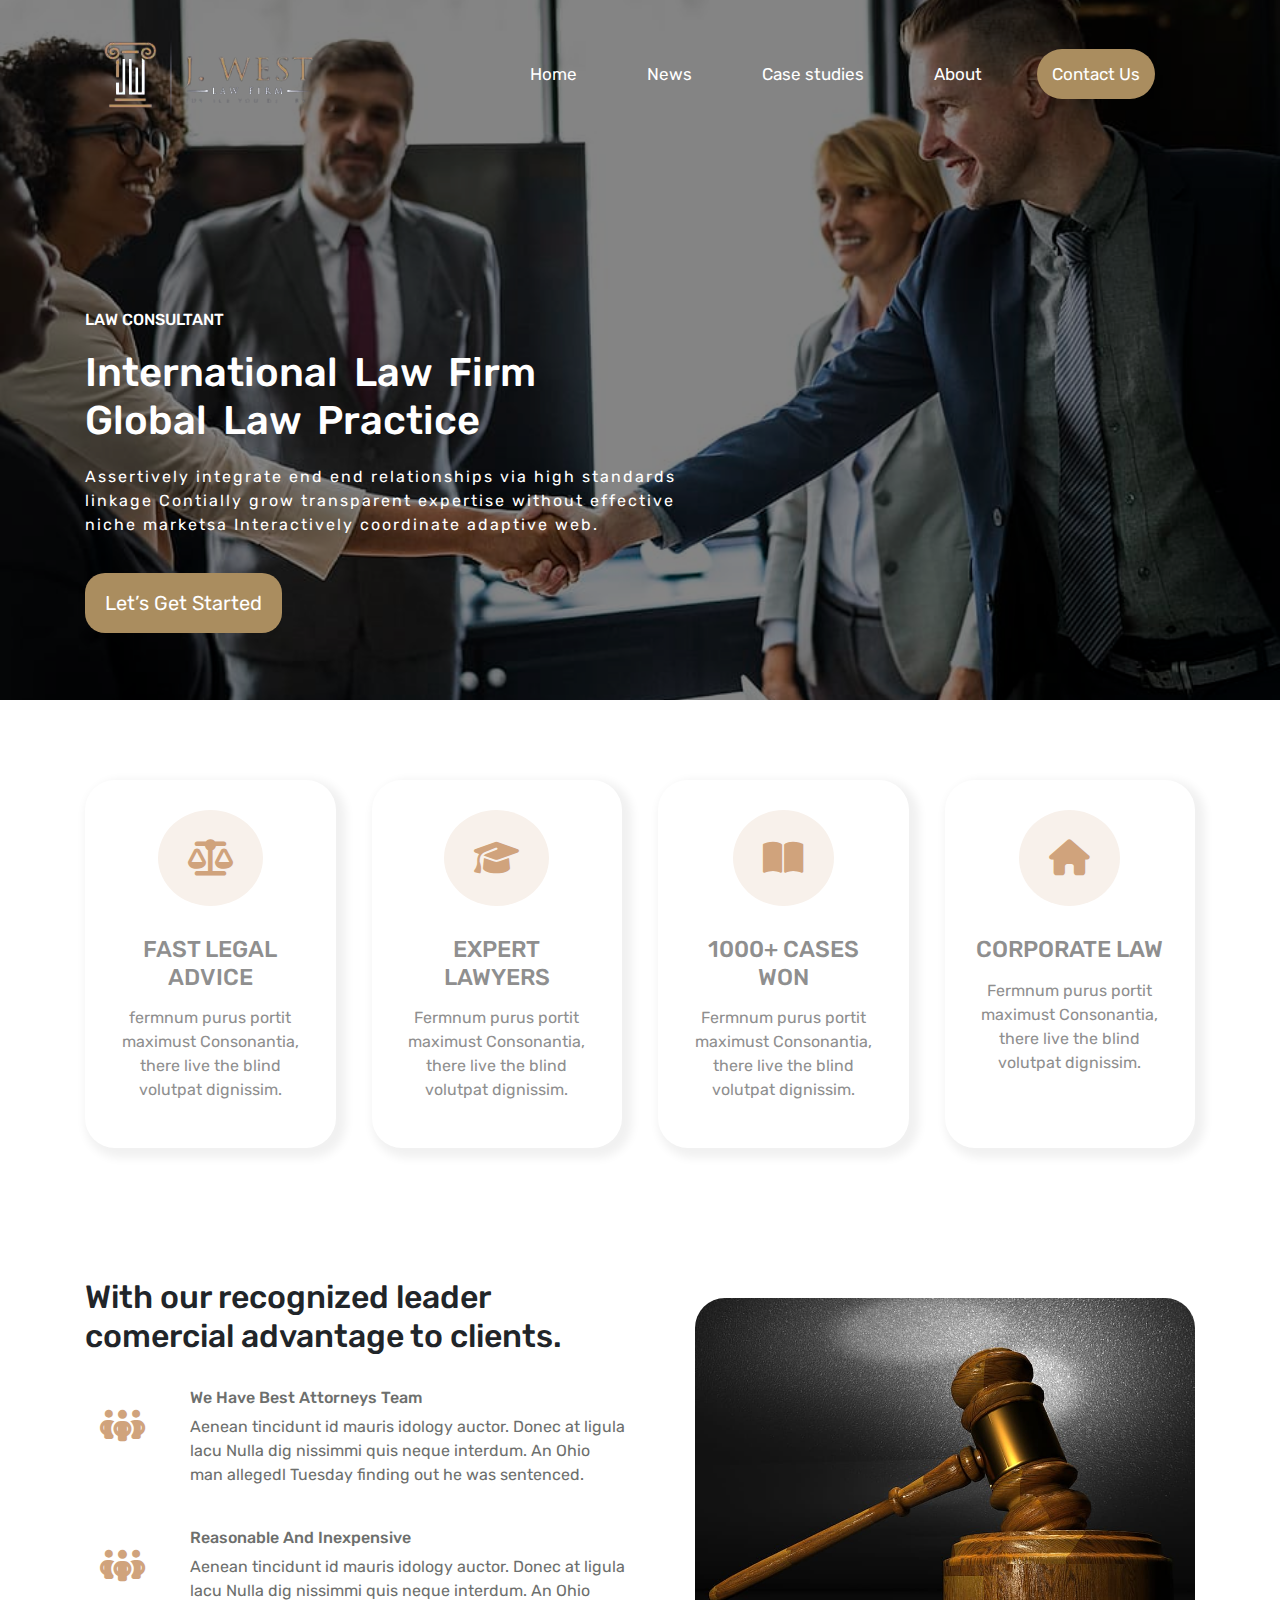
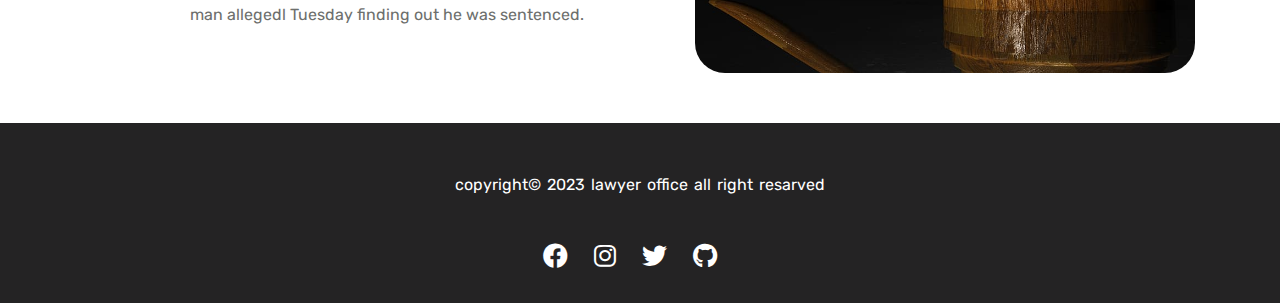
<file: Lawyer office/index.html>
<!DOCTYPE html>
<html lang="en">

<head>
    <meta charset="UTF-8">
    <meta name="viewport" content="width=device-width, initial-scale=1.0">
    <title>Document</title>

    <link rel="stylesheet" href="css/all.min.css">
    <link rel="stylesheet" href="css/bootstrap.min.css">
    <link rel="stylesheet" href="css/bootstrap.min.css.map">
    <link rel="stylesheet" href="css/style.css">
</head>

<body>
    <header>
        <div class="container">
            <div class="logo"><img src="image/logo1.png" alt=""></div>
            <nav class="links">
                <li><a href="#">Home</a></li>
                <li><a href="#">News</a></li>
                <li><a href="#">Case studies</a></li>
                <li><a href="#">About</a></li>
                <li><a href="#">Contact Us</a></li>
            </nav>
        </div>
    </header>
    <div class="main-bannar">
        <div class="container">
            <div class="info">
                <h6>LAW CONSULTANT</h6>
                <h1>International Law Firm<br>
                    Global Law Practice</h1>
                <p>Assertively integrate end end relationships via high standards<br> linkage Contially grow transparent
                    expertise without effective <br>niche marketsa Interactively coordinate adaptive web.</p>
                <button>Let’s Get Started
                </button>
            </div>
        </div>
    </div>
    <div class="service-box">
        <div class="container">
            <div class="box">
                <i class="fa-solid fa-scale-balanced" style="color: #D0A37C;"></i>
                <h4>FAST LEGAL ADVICE </h4>
                <p> fermnum purus portit maximust Consonantia, there live the blind volutpat dignissim. </p>
            </div>
            <div class="box">
                <i class="fa-solid fa-graduation-cap" style="color: #D0A37C;"></i>
                <h4>EXPERT LAWYERS</h4>
                <p> Fermnum purus portit maximust Consonantia, there live the blind volutpat dignissim.</p>
            </div>
            <div class="box">
                <i class="fa-solid fa-book-open" style="color: #D0A37C;"></i>
                <h4>1000+ CASES WON</h4>
                <p> Fermnum purus portit maximust Consonantia, there live the blind volutpat dignissim.</p>
            </div>
            <div class="box">
                <i class="fa-solid fa-house" style="color: #D0A37C;"></i>
                <h4>CORPORATE LAW</h4>
                <p> Fermnum purus portit maximust Consonantia, there live the blind volutpat dignissim.</p>
            </div>
        </div>
    </div>
    <div class="advantage">
        <div class="container">
            <div class="text">
                <h2>With our recognized leader<br>
                    comercial advantage to clients.</h2>
                <div class="content">
                    <i class="fa-solid fa-people-group" style="color: #D0A37C;"></i>
                    <div class="inner-content">
                        <h6>We Have Best Attorneys Team</h6>
                        <p>Aenean tincidunt id mauris idology auctor. Donec at ligula <br>lacu Nulla dig nissimmi quis
                            neque
                            interdum. An Ohio<br> man allegedl Tuesday finding out he was sentenced.</p>
                    </div>
                </div>
                <div class="content">
                    <i class="fa-solid fa-people-group" style="color: #D0A37C;"></i>
                    <div class="inner-content">
                        <h6>Reasonable And Inexpensive
                        </h6>
                        <p>Aenean tincidunt id mauris idology auctor. Donec at ligula <br>lacu Nulla dig nissimmi quis
                            neque
                            interdum. An Ohio<br> man allegedl Tuesday finding out he was sentenced.</p>
                    </div>
                </div>
            </div>
            <div class="image"><img src="image/law-justice-court-judge.jpg" alt=""></div>
        </div>
    </div>
    <footer>
        <div class="container">
            <p>copyright© 2023 lawyer office all right resarved</p>
            <div class="icons">
                <i class="fa-brands fa-facebook"></i>
                <i class="fa-brands fa-instagram"></i>
                <i class="fa-brands fa-twitter"></i>
                <i class="fa-brands fa-github"></i>
            </div>
    </footer>
</body>

</html>
</file>
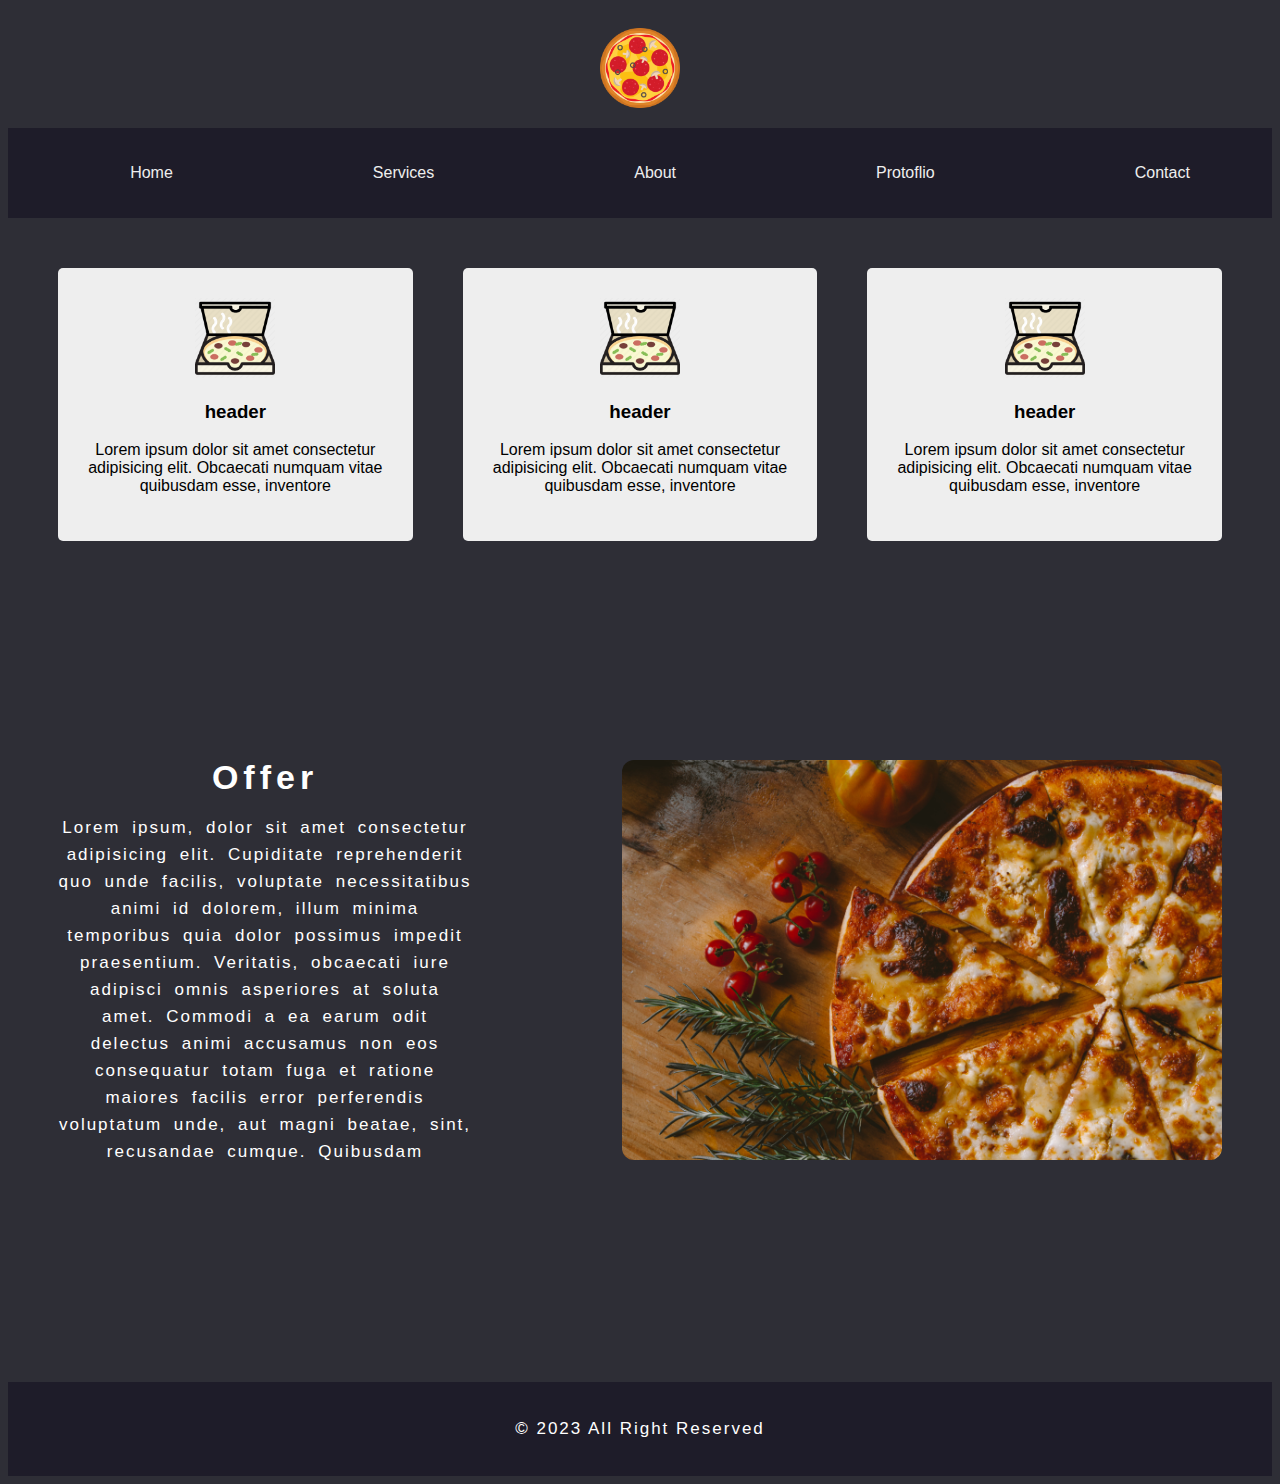
<file: Task01/index.html>
<!DOCTYPE html>
<html lang="en">
<head>
    <meta charset="UTF-8">
    <meta name="viewport" content="width=device-width, initial-scale=1.0">
    <title>Task01</title>
    
    <link rel="stylesheet" href="matrix.css">
</head>
<body>
<div class="top-header">
    <img src="images/image2.png" alt="">
</div>
<div class="header">
<ul>
    <li><a href="">Home</a></li>
    <li><a href="">Services</a></li>
    <li><a href="">About</a></li>
    <li><a href="">Protoflio</a></li>
    <li><a href="">Contact</a></li>
</ul>
</div>
<div class="card">
<div class="section">
    <img src="images/image1.png" alt="">
    <h3>header</h3>
    <p>Lorem ipsum dolor sit amet consectetur adipisicing elit. Obcaecati numquam vitae quibusdam esse, inventore </p>
</div>
<div class="section">
    <img src="images/image1.png" alt="">
    <h3>header</h3>
    <p>Lorem ipsum dolor sit amet consectetur adipisicing elit. Obcaecati numquam vitae quibusdam esse, inventore </p>
</div>
<div class="section">
    <img src="images/image1.png" alt="">
    <h3>header</h3>
    <p>Lorem ipsum dolor sit amet consectetur adipisicing elit. Obcaecati numquam vitae quibusdam esse, inventore </p>
</div>
</div>
<div class="offer-section">
<div class="text">
    <h1>Offer</h1>
    <p>Lorem ipsum, dolor sit amet consectetur adipisicing elit. Cupiditate reprehenderit quo unde facilis, voluptate necessitatibus animi id dolorem, illum minima temporibus quia dolor possimus impedit praesentium. Veritatis, obcaecati iure adipisci omnis asperiores at soluta amet. Commodi a ea earum odit delectus animi accusamus non eos consequatur totam fuga et ratione maiores facilis error perferendis voluptatum unde, aut magni beatae, sint, recusandae cumque. Quibusdam</p>
</div>
    <div class="image">
    <img src="images/section-image.jpg" alt="">
</div>

</div>
<footer>
    <p>© 2023 All Right Reserved</p>
</footer>
</body>
</html>
</file>
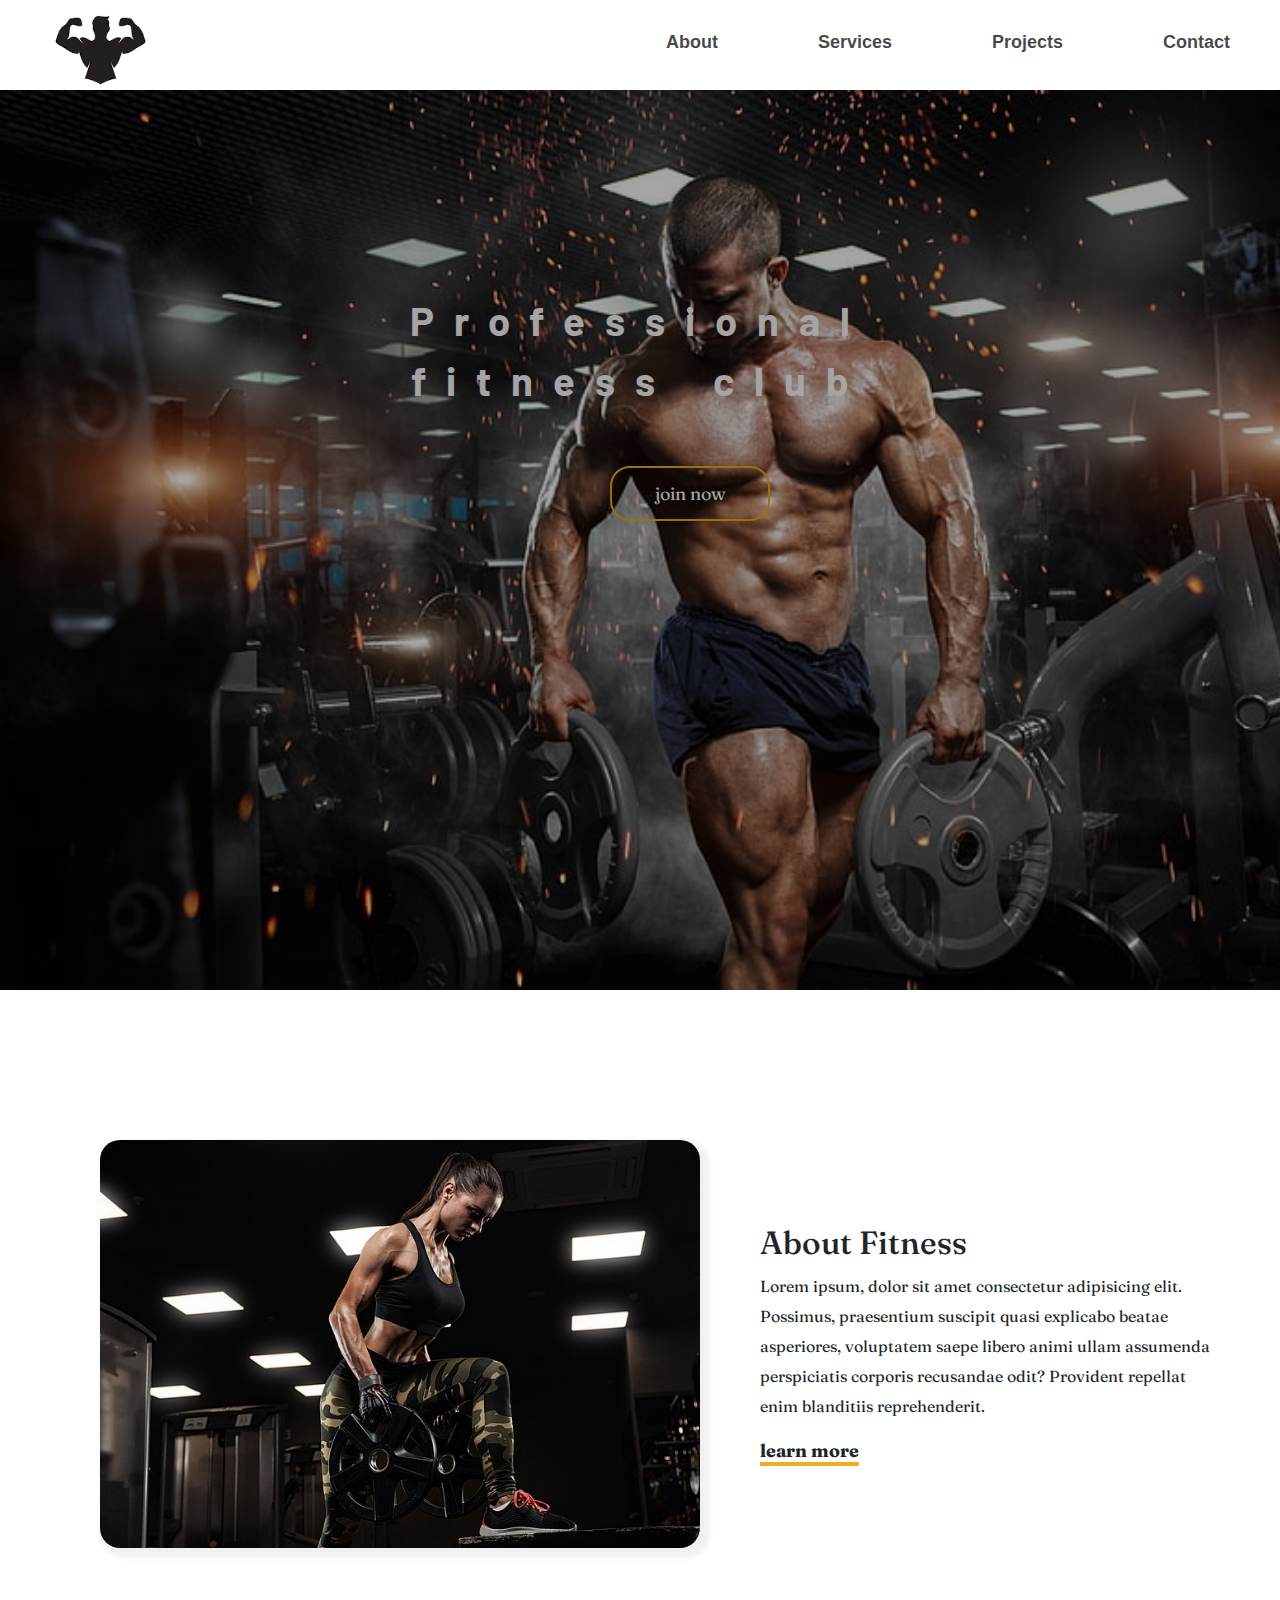
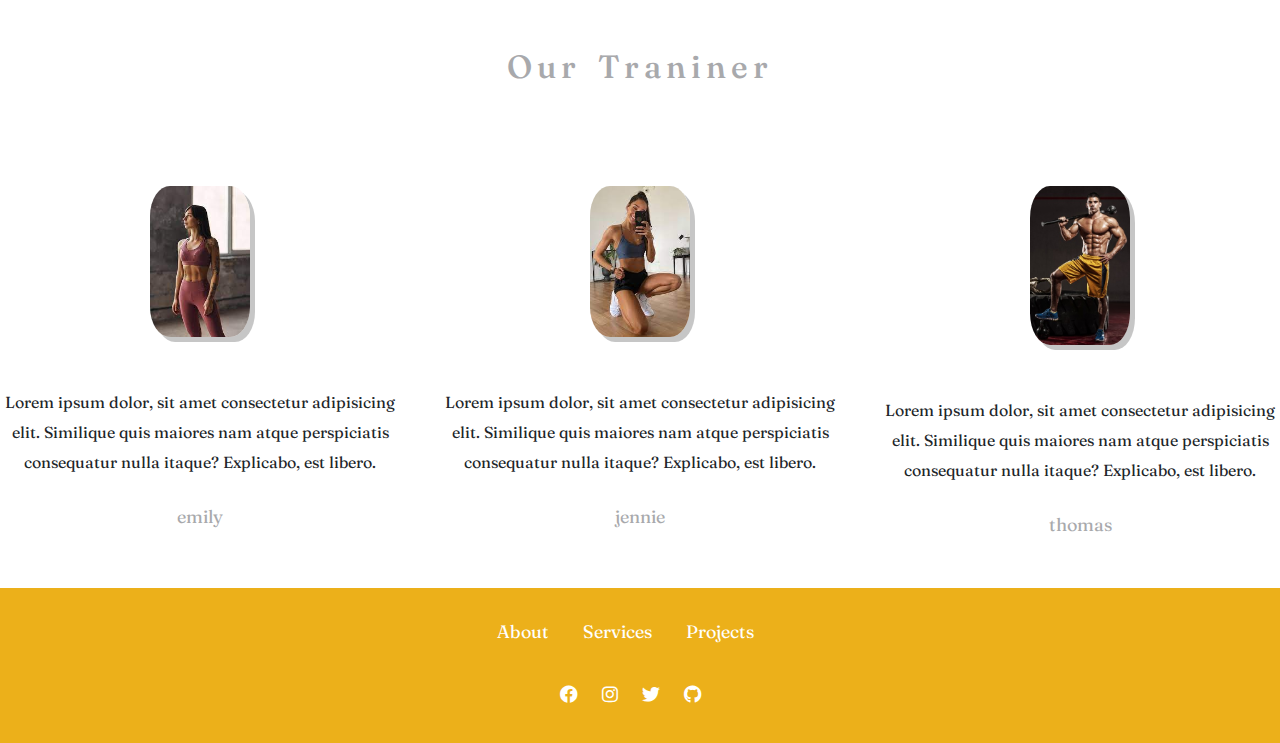
<file: Task02/index.html>
<!DOCTYPE html>
<html lang="en">

<head>
  <meta charset="UTF-8">
  <meta name="viewport" content="width=device-width, initial-scale=1.0">
  <link rel="icon" type="image/png" sizes="32x32" href="./images/favicon-32x32.png">
  <link rel="preconnect" href="https://fonts.googleapis.com">
  <link rel="preconnect" href="https://fonts.gstatic.com" crossorigin>
  <link
    href="https://fonts.googleapis.com/css2?family=Barlow:wght@600&family=Fraunces:opsz,wght@9..144,200;9..144,300;9..144,400&family=Kumbh+Sans:wght@400;700&family=Montserrat:ital,wght@0,300;0,400;0,500;1,100&display=swap"
    rel="stylesheet">
  <!-- font awsome -->
  <link rel="stylesheet" href="./css/all.min.css" />
  <!--Render All Elements Normally-->
  <link rel="stylesheet" href="css/bootstrap.min.css">
  <!--Font Awesome Library -->
  <link rel="stylesheet" href="css/bootstrap.min.css.map">
  <title>Gym</title>

  <link rel="stylesheet" href="css/matrix.css">
  <style>
  </style>
</head>

<body>
  <div class="header">
    <div class="logo ">
      <img src="images/images__1_-removebg-preview.png" alt=""> </div>
    <div class="nav">
      <ul>
        <li><a href="">About</a></li>
        <li><a href="">Services</a></li>
        <li><a href="">Projects</a></li>
        <li><a href="">Contact</a></li>
      </ul>
    </div>
  </div>
  <div class="landing">
    <div class="text">
      <p>Professional<br> fitness club</p>
      <a class="c-white">join now</a>
    </div>
  </div>
  <div class="section2">
    <div class="image">
      <img src="images/female-workout-fitness-gym-wallpaper-preview.jpg" alt="">
    </div>
    <div class="text">
      <h2>About Fitness</h2>
      <p>Lorem ipsum, dolor sit amet consectetur adipisicing elit. Possimus, praesentium suscipit quasi explicabo beatae
        asperiores, voluptatem saepe libero animi ullam assumenda perspiciatis corporis recusandae odit? Provident
        repellat enim blanditiis reprehenderit.</p>
      <span>learn more</span>
    </div>
  </div>
  <div class="testmonials">
    <h2>Our Traniner</h2>
    <div class="cards">
      <div class="card">
        <img src="images/3.jfif" alt="">
        <p>Lorem ipsum dolor, sit amet consectetur adipisicing elit. Similique quis maiores nam atque perspiciatis
          consequatur nulla itaque? Explicabo, est libero.</p>
        <span>emily</span>
      </div>
      <div class="card">
        <img src="images/2.jfif" alt="">
        <p>Lorem ipsum dolor, sit amet consectetur adipisicing elit. Similique quis maiores nam atque perspiciatis
          consequatur nulla itaque? Explicabo, est libero.</p>
        <span>jennie</span>
      </div>
      <div class="card">
        <img src="images/1.jpg" alt="">
        <p>Lorem ipsum dolor, sit amet consectetur adipisicing elit. Similique quis maiores nam atque perspiciatis
          consequatur nulla itaque? Explicabo, est libero.</p>
        <span>thomas</span>
      </div>
    </div>
  </div>
  <div class="footer">
    <div class="links">
      <a href="">About</a>
      <a href="">Services</a>
      <a href="">Projects</a>
    </div>
    <div class="icons">
      <i class="fa-brands fa-facebook"></i>
      <i class="fa-brands fa-instagram"></i>
      <i class="fa-brands fa-twitter"></i>
      <i class="fa-brands fa-github"></i>
    </div>
  </div>
</body>
</html>
</file>
<file: Lawyer office/css/style.css>
@import url('https://fonts.googleapis.com/css2?family=Cairo:wght@500&family=Rubik:wght@400;500;700&display=swap');
*{
    margin: 0;
    box-sizing: border-box;
}
li{
    list-style: none;
}
body{
    text-decoration: none;
    font-family: 'Rubik', sans-serif;
}
.container{
    margin-right:auto ;
    margin-left: auto;
}

header .container{
    display: flex;
    align-items: center;
    justify-content: space-between;
    position: absolute;
    top: 10px;
    right: 0;
    left: 0;
    /* background-color: #262B3E; */
    height: 130px;
    z-index: 1000;
}
header .logo img{
    width: 250px;
}
header .links{
    display: flex;
    align-items: center;

}
header a{
    margin-right: 40px;
    text-decoration: none;
    transition: 0.5s;
    -webkit-transition: .5;
    -moz-transition: .5;
    -ms-transition: .5;
    -o-transition: .5;
    color: white;
    padding: 15px;
    transition: .5;
    font-size: 17px;
    border-radius: 50px;
    -webkit-border-radius: 50px;
    -moz-border-radius: 50px;
    -ms-border-radius: 50px;
    -o-border-radius: 50px;
}

header a:hover{
    background-color: rgba(255, 255, 255, 0.13);
    border-radius: 50px;
    -webkit-border-radius: 50px;
    -moz-border-radius: 50px;
    -ms-border-radius: 50px;
    -o-border-radius: 50px;
}
header li:last-child a{ transition:.5s ; background-color: #AA8D5F; padding: 15px ; border-radius:50px ; -webkit-border-radius:50px ; -moz-border-radius:50px ; -ms-border-radius:50px ; -o-border-radius:50px ; -webkit-transition:.5s ; -moz-transition:.5s ; -ms-transition:.5s ; -o-transition:.5s ;
}
header li:last-child:hover a{
    background-color: #91784f;
}
.main-bannar{
    background-image: url(../image/main-bannar.jpg);
    background-repeat: no-repeat;
    background-size: cover;
    background-position: center;
    padding: 350px 0 ;
    position: relative;
    height: 530px;
}
.main-bannar::after{
    content: "";
    position: absolute;
    background-color: rgba(0, 0, 0, 0.481);
    height: 100%;
    width: 100%;
    top: 0;
    left: 0;
}
.main-bannar .container
{
    display: flex;
    margin-top: -40px;
}
.main-bannar .container .info {
    color: white;
    z-index: 1000;
    font-size: 20px;
}
.main-bannar .info h1{
    margin-top: 20px;
    /* font-size: 40px; */
    word-spacing: 7px;
}
.main-bannar .info p{
margin-top: 20px;
font-size: 16px;
letter-spacing: 2px;
}

.main-bannar .info button{
    background-color: #AA8D5F;
    padding: 15px 20px;
    margin-top: 20px;
    border:none;
    color: white;
    border-radius: 20px;
}

.service-box .container{
    display: grid;
    grid-template-columns: repeat(auto-fill, minmax(250px, 1fr));
     margin-top: 80px; 
     gap: 36px;
     color: #8F8F8F;

}
.service-box .container .box{
    padding: 30px;
    box-shadow: 5px 5px 10px 5px rgba(0, 0, 0, 0.059);
    /*border: 1px solid rgba(0, 0, 0, 0.127);
    */text-align: center;
    margin-bottom: 20px;
    border-radius: 30px;
    -webkit-border-radius: 30px;
    -moz-border-radius: 30px;
    -ms-border-radius: 30px;
    -o-border-radius: 30px;
    position: relative;
}
.service-box .container .box::before{
    background-color: #FAF5F1;
    position: absolute;
    width: 0;
    content: "";
    height: 100%;
    top: 0;
    left: 50%;
    z-index: -50;
    transition: .5s;
    -webkit-transition: .5s;
    -moz-transition: .5s;
    -ms-transition: .5s;
    -o-transition: .5s;
}
.service-box .container .box:hover::before{
    background-color: #FAF5F1;
    width: 50%;
    border-radius: 0 30px 30px 0 ;
    -webkit-border-radius: 0 30px 30px 0 ;
    -moz-border-radius: 0 30px 30px 0 ;
    -ms-border-radius: 0 30px 30px 0 ;
    -o-border-radius: 0 30px 30px 0 ;
}
.service-box .container .box::after{
    background-color: #FAF5F1;
    position: absolute;
    width: 0;
    content: "";
    height: 100%;
    top: 0;
    right: 50%;
    z-index: -50;
    transition: .5s;
    -webkit-transition: .5s;
    -moz-transition: .5s;
    -ms-transition: .5s;
    -o-transition: .5s;
}
.service-box .container .box:hover::after{
    background-color: #FAF5F1;
width: 50%;
    border-radius: 30px 0px 0px 30px ;
    -webkit-border-radius: 30px 0px 0px 30px ;
    -moz-border-radius: 30px 0px 0px 30px ;
    -ms-border-radius: 30px 0px 0px 30px ;
    -o-border-radius: 30px 0px 0px 30px ;
}
.service-box .container .box h4{
    margin-bottom: 15px;
    font-size: 23px;
}
.service-box .container .box i{
    margin-bottom: 30px;
    font-size: 36px;
    background-color: #F8F1EB;
    padding: 30px;
    border-radius: 50%;
    -webkit-border-radius: 50%;
    -moz-border-radius: 50%;
    -ms-border-radius: 50%;
    -o-border-radius: 50%;
}
.advantage .container{
    display: flex;
    justify-content: center;
    align-items: center;
    margin-top: 80px;
}
.advantage .container .image img{
    width: 500px;
    border-radius: 30px;
    -webkit-border-radius: 30px;
    -moz-border-radius: 30px;
    -ms-border-radius: 30px;
    -o-border-radius: 30px;
}
.advantage .text{
    flex:1;
}
.advantage .content{
    display: flex;
    gap:30px
}
.advantage .inner-content{
    margin-top: 25px;
    color: #6D6F6D;
}
.advantage .content i{
    font-size: 36px;
    padding: 15px;
    margin-top: 30px;
    display: block;
    vertical-align: middle;
}

/*xs*/
@media (max-width: 575px) {
    .advantage .container {
        flex-direction: column;
        display: flex;
    }
    .advantage .image img{
        margin-top: 50px;
    }
}
/* small */
@media (min-width: 576px) {
    .advantage .container {
        flex-direction: column;
        display: flex;
    }
    .advantage .image img{
        margin-top: 50px;
    }
}
@media (min-width: 768px) {
    .advantage .container {
        flex-direction: column;
        display: flex;
    }
    .advantage .image img{
        margin-top: 50px;
    }
}
/* Medium */
@media (min-width: 992px) {
    .advantage .container {
        flex-direction: row;
        display: flex;
    }

}
footer{
    background-color: #242324;
    height: 180px;
    margin-top: 50px;
}
footer p{
    color: white;
    text-align: center;
    padding-top: 50px;
    word-spacing: 2px;
}
footer .icons{
    color: white;
    font-size: 25px;
    text-align: center;
}
footer .icons i{
    padding-top: 30px;
    padding-right: 20px;
    cursor: pointer;
}
footer .icons i:hover{
    color:#D0A37C;
}
















.container {
    padding: 0 15px;
    margin: 0 auto;
}
/*xs*/
@media (max-width: 575px) {
    .container {
        max-width: 100%;
    }
}
/* small */
@media (min-width: 576px) {
    .container {
        max-width: 540px;
    }
}
@media (min-width: 768px) {
    .container {
        max-width: 720px;
    }
}
/* Medium */
@media (min-width: 992px) {
    .container {
        max-width: 960px;
    }
}
/* xl */
@media (min-width: 1200px) {
    .container {
        max-width: 1140px;
    }
}
/* xxl */
@media (min-width: 1400px) {
    .container {
        max-width: 1320px;
    }
}
</file>
<file: Task01/matrix.css>
body{
    background-color: #2E2E36;
    font-family: 'Gill Sans', 'Gill Sans MT', Calibri, 'Trebuchet MS', sans-serif;

}
.top-header{
    display: flex;
        align-items: center;
        justify-content: center;
}
.top-header img{
max-height: 80px;
padding: 20px 0;
}
.header{
    display: flex;
    align-items: center;
    justify-content: center;
    background-color: #1E1C29;
}
.header ul{
    display: flex;
    list-style: none;
}
.header a{
    display: block;
    padding: 20px 100px;
    text-decoration: none;
    font-size: 16px;
    color: #eee;
    transition: .4s;
    -webkit-transition: .4s;
    -moz-transition: .4s;
    -ms-transition: .4s;
    -o-transition: .4s;
}
.header a:hover{
    color: #F5AB0F;
}
.card{
    display: grid;
        grid-template-columns: repeat(auto-fill, minmax(300px, 1fr));
        grid-gap: 50px;
        text-align: center;
        margin: 50px;
}
.section{
    background-color: #eee;
    padding: 30px;
    transition:.4s ;
    box-shadow: #2E2E36;
    border-radius:5px ;
    -webkit-border-radius:5px ;
    -moz-border-radius:5px ;
    -ms-border-radius:5px ;
    -o-border-radius:5px ;
    -webkit-transition:.4s ;
    -moz-transition:.4s ;
    -ms-transition:.4s ;
    -o-transition:.4s ;
}
.section:hover{
    background-color: #F5C63D;
    
}
.card img{
    height: 80px;
}

.offer-section{
    margin: 200px 50px;
    display: flex;
    align-items: center;
    justify-content: center;


}
.offer-section .text{
    margin-right: 150px;
    color: white;
    word-spacing: 5px;
    letter-spacing: 2px;
    font-size: 17px;
    text-align: center;
    line-height: 27px;
}
.offer-section .text h1{
    letter-spacing: 5px;
}
.offer-section img{
    max-width: 600px;
    border-radius: 12px;
    -webkit-border-radius: 12px;
    -moz-border-radius: 12px;
    -ms-border-radius: 12px;
    -o-border-radius: 12px;
}
footer{
    background-color: #1E1C29;
    padding: 20px;
    text-align: center;
    color: white;
    font-size: 17px;
    margin:0;
    letter-spacing: 2px;
}
</file>
<file: Task02/css/matrix.css>
*{
    --main-color:#ecb01a;
}
body{
    font-size: 18px;
    font-family: 'Barlow', sans-serif;
    font-family: 'Fraunces', serif;
}
ul{
    list-style: none;
}
.header{
display: flex;
justify-content: center;
align-items: center;
background-color: rgba(255, 255, 255, 0.768);
height: 90px;
justify-content: space-between;
padding-top: 10px;
}

.header img{
    max-width: 80%;
}

.header ul{
    display: flex;
    position: relative;
}
.header a{
    text-decoration: none;
    padding: 50px;
    color:rgba(0, 0, 0, 0.726);
    font-weight: bold;
    font-family: 'fa', sans-serif;
}
.header a:hover{
    color: var(--main-color);
}
.landing{
    background-image: url(../images/muscle-muscle-bodybuilding-press-wallpaper-preview.jpg);
    background-repeat: no-repeat;
    background-size: cover;
    height: 100vh;
    margin-top: 0;
    position: relative;
    
}
.landing::after{
    content: "";
    position: absolute;
    height: 100%;
    width: 100%;
    background-color: rgba(0, 0, 0, 0.353);
    top: 0;
}

.landing p{
    
    text-align: center;
    margin-top: 0px;
    color: white;
    font-size: 40px;
    font-weight: bold;
    padding: 200px;
    word-spacing: 10px;
    letter-spacing: 20px;
    font-family: 'Barlow', sans-serif;
}
.landing a{
    text-decoration: none;
    cursor: pointer;
    border:2px solid var(--main-color);
    padding: 12px 25px;
    border-radius: 20px;
    -webkit-border-radius: 20px;
    -moz-border-radius: 20px;
    -ms-border-radius: 20px;
    -o-border-radius: 20px;
    color: white;
    background:none;
    text-align:center;
    display: flex;
    align-items: center;
    justify-content: center;
    width: 160px;
margin-left: 610px;
margin-top: -160px;
}


.section2{
    display: flex;
    justify-content: center;
    align-items: center;
    gap: 60px;
margin-top: 150px;

    
}

.section2 img{
    width: 600px;
    margin-left: 100px;
    box-shadow: 5px 5px 5px 5px rgba(1, 2, 0, 0.059);
    border-radius: 20px;
    -webkit-border-radius: 20px;
    -moz-border-radius: 20px;
    -ms-border-radius: 20px;
    -o-border-radius: 20px;
}
.section2 .text{
margin-right:60px ;
}
.section2 .text p{
font-size: 16px;
line-height: 30px;
}
.section2 .text span{
font-weight: bold;
border-bottom: 4px solid var(--main-color);
}

.section2 .image{
    object-fit: cover;
}

.testmonials h2{
    margin: 100px 0 ;
    text-align: center;
    color: #a8a9ac;
    letter-spacing: 5px;
    word-spacing: 5px;
}
.cards{
    display: grid;
    grid-template-columns: repeat(auto-fill, minmax(350px, 1fr));
    gap: 40px;
    margin-bottom: 50px;
    
}
.card img{
    max-width: 100%;
    border-radius: 20%;
    box-shadow: 5px 5px rgba(1, 2, 0, 0.222);
    /*-webkit-border-radius: 50%;
    -moz-border-radius: 20%;
    -ms-border-radius: 20%;
    -o-border-radius: 20%;
    */margin: 0 150px ;
    -webkit-border-radius: 20%;
}
.card p{
    font-size: 16px;
    line-height: 30px;
    font-family: 'Fraunces', serif;
}
.card span:last-of-type{
    color: #a8a9ac;
    margin-top: -40px;    
}
.card{
    border: none;
    gap: 50px;
    text-align: center;
}

.footer{
    text-align: center;
    background-color: var(--main-color);
    color: #559c8c;
    padding: 30px 0 0 0;
}

.footer a{
    text-decoration: none;
    color: white;
    margin-right: 30px;
    font-weight: 400;
    padding: 40px 0;
    

}
.footer .icons i{
    margin-right: 20px;
    padding: 40px 0;
    color: white;
}
</file>
